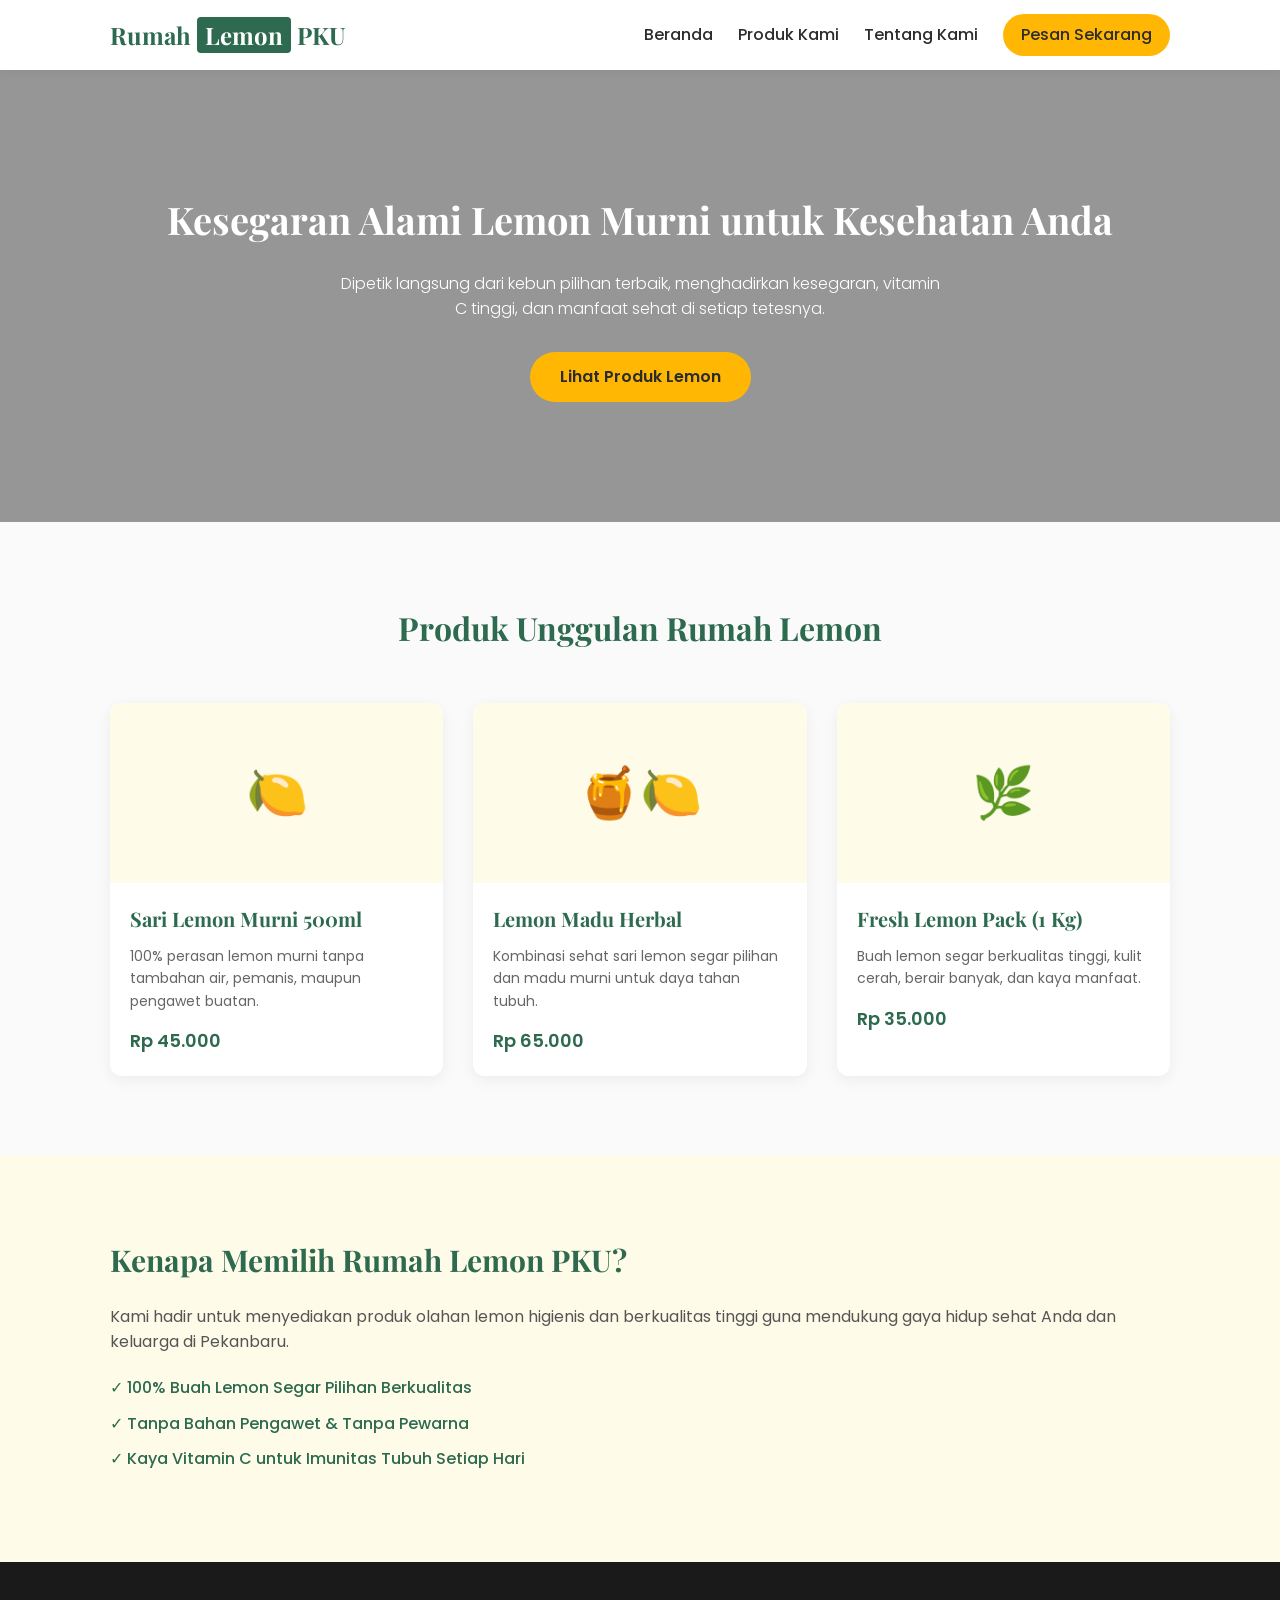
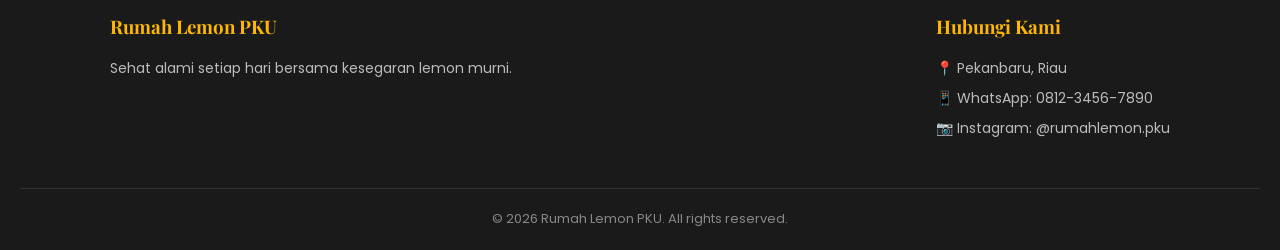
<file: index.html>
<!DOCTYPE html>
<html lang="id">
<head>
    <meta charset="UTF-8">
    <meta name="viewport" content="width=device-width, initial-scale=1.0">
    <title>Rumah Lemon PKU | Segar, Sehat, & Alami dari Pekanbaru</title>
    <link rel="stylesheet" href="style.css">
    <!-- Google Fonts -->
    <link href="https://fonts.googleapis.com/css2?family=Playfair+Display:wght@600;700&family=Poppins:wght@300;400;500;600&display=swap" rel="stylesheet">
</head>
<body>

    <!-- Header / Navbar -->
    <header class="navbar">
        <div class="container nav-container">
            <div class="logo">Rumah <span>Lemon</span> PKU</div>
            <nav class="nav-links">
                <a href="#home">Beranda</a>
                <a href="#products">Produk Kami</a>
                <a href="#about">Tentang Kami</a>
                <a href="#contact" class="btn-nav">Pesan Sekarang</a>
            </nav>
        </div>
    </header>

    <!-- Hero Section -->
    <section id="home" class="hero">
        <div class="container hero-content">
            <h1>Kesegaran Alami Lemon Murni untuk Kesehatan Anda</h1>
            <p>Dipetik langsung dari kebun pilihan terbaik, menghadirkan kesegaran, vitamin C tinggi, dan manfaat sehat di setiap tetesnya.</p>
            <a href="#products" class="btn-primary">Lihat Produk Lemon</a>
        </div>
    </section>

    <!-- Products Section -->
    <section id="products" class="container section">
        <h2 class="section-title">Produk Unggulan Rumah Lemon</h2>
        <div class="product-grid">
            <div class="product-card">
                <div class="product-img">🍋</div>
                <div class="product-info">
                    <h3>Sari Lemon Murni 500ml</h3>
                    <p>100% perasan lemon murni tanpa tambahan air, pemanis, maupun pengawet buatan.</p>
                    <span class="price">Rp 45.000</span>
                </div>
            </div>
            <div class="product-card">
                <div class="product-img">🍯🍋</div>
                <div class="product-info">
                    <h3>Lemon Madu Herbal</h3>
                    <p>Kombinasi sehat sari lemon segar pilihan dan madu murni untuk daya tahan tubuh.</p>
                    <span class="price">Rp 65.000</span>
                </div>
            </div>
            <div class="product-card">
                <div class="product-img">🌿</div>
                <div class="product-info">
                    <h3>Fresh Lemon Pack (1 Kg)</h3>
                    <p>Buah lemon segar berkualitas tinggi, kulit cerah, berair banyak, dan kaya manfaat.</p>
                    <span class="price">Rp 35.000</span>
                </div>
            </div>
        </div>
    </section>

    <!-- About Section -->
    <section id="about" class="about-section">
        <div class="container about-container">
            <div class="about-text">
                <h2>Kenapa Memilih Rumah Lemon PKU?</h2>
                <p>Kami hadir untuk menyediakan produk olahan lemon higienis dan berkualitas tinggi guna mendukung gaya hidup sehat Anda dan keluarga di Pekanbaru.</p>
                <ul class="features-list">
                    <li>✓ 100% Buah Lemon Segar Pilihan Berkualitas</li>
                    <li>✓ Tanpa Bahan Pengawet & Tanpa Pewarna</li>
                    <li>✓ Kaya Vitamin C untuk Imunitas Tubuh Setiap Hari</li>
                </ul>
            </div>
        </div>
    </section>

    <!-- Footer / Contact Section -->
    <footer id="contact" class="footer">
        <div class="container footer-content">
            <div class="footer-col">
                <h3>Rumah Lemon PKU</h3>
                <p>Sehat alami setiap hari bersama kesegaran lemon murni.</p>
            </div>
            <div class="footer-col">
                <h3>Hubungi Kami</h3>
                <p>📍 Pekanbaru, Riau</p>
                <p>📱 WhatsApp: 0812-3456-7890</p>
                <p>📷 Instagram: @rumahlemon.pku</p>
            </div>
        </div>
        <div class="footer-bottom">
            <p>&copy; 2026 Rumah Lemon PKU. All rights reserved.</p>
        </div>
    </footer>

</body>
</html>
</file>
<file: style.css>
/* --- Reset & Variabel Warna (Tema Lemon Segar) --- */
* {
    margin: 0;
    padding: 0;
    box-sizing: border-box;
}

:root {
    --primary: #2D6A4F;   /* Hijau Daun Segar */
    --accent: #FFB703;    /* Kuning Lemon Cerah */
    --bg-light: #FFFBE9;  /* Kuning Pastel Sangat Lembut */
    --text-dark: #2C2C2C;
    --white: #FFFFFF;
    --transition: all 0.3s ease;
}

body {
    font-family: 'Poppins', sans-serif;
    color: var(--text-dark);
    background-color: #FAFAFA;
    line-height: 1.6;
}

h1, h2, h3 {
    font-family: 'Playfair Display', serif;
}

.container {
    max-width: 1100px;
    margin: 0 auto;
    padding: 0 20px;
}

/* --- Navbar --- */
.navbar {
    background: var(--white);
    box-shadow: 0 2px 10px rgba(0,0,0,0.05);
    position: sticky;
    top: 0;
    z-index: 100;
}

.nav-container {
    display: flex;
    justify-content: space-between;
    align-items: center;
    height: 70px;
}

.logo {
    font-family: 'Playfair Display', serif;
    font-size: 24px;
    font-weight: 700;
    color: var(--primary);
}

.logo span {
    color: var(--accent);
    background: #2D6A4F;
    padding: 2px 8px;
    border-radius: 4px;
    color: #FFF;
}

.nav-links {
    display: flex;
    align-items: center;
    gap: 25px;
}

.nav-links a {
    text-decoration: none;
    color: var(--text-dark);
    font-weight: 500;
    transition: var(--transition);
}

.nav-links a:hover {
    color: var(--primary);
}

.btn-nav {
    background-color: var(--accent);
    color: var(--text-dark) !important;
    padding: 8px 18px;
    border-radius: 25px;
    font-weight: 600;
}

.btn-nav:hover {
    background-color: #cca902;
}

/* --- Hero Section --- */
.hero {
    background: linear-gradient(rgba(0,0,0,0.4), rgba(0,0,0,0.4)), url('https://images.unsplash.com/photo-1541832676-9b763b0239ab?auto=format&fit=crop&w=1200&q=80') no-repeat center center/cover;
    color: var(--white);
    text-align: center;
    padding: 120px 20px;
}

.hero-content h1 {
    font-size: 38px;
    margin-bottom: 20px;
}

.hero-content p {
    font-size: 16px;
    max-width: 600px;
    margin: 0 auto 30px;
    font-weight: 300;
}

.btn-primary {
    display: inline-block;
    background-color: var(--accent);
    color: var(--text-dark);
    padding: 12px 30px;
    border-radius: 30px;
    text-decoration: none;
    font-weight: 600;
    transition: var(--transition);
}

.btn-primary:hover {
    background-color: #cca902;
}

/* --- Products Section --- */
.section {
    padding: 80px 20px;
}

.section-title {
    text-align: center;
    font-size: 32px;
    margin-bottom: 50px;
    color: var(--primary);
}

.product-grid {
    display: grid;
    grid-template-columns: repeat(auto-fit, minmax(300px, 1fr));
    gap: 30px;
}

.product-card {
    background: var(--white);
    border-radius: 12px;
    overflow: hidden;
    box-shadow: 0 4px 15px rgba(0,0,0,0.06);
    transition: var(--transition);
}

.product-card:hover {
    transform: translateY(-5px);
    box-shadow: 0 8px 25px rgba(0,0,0,0.1);
}

.product-img {
    height: 180px;
    background-color: var(--bg-light);
    display: flex;
    align-items: center;
    justify-content: center;
    font-size: 50px;
}

.product-info {
    padding: 20px;
}

.product-info h3 {
    font-size: 20px;
    margin-bottom: 10px;
    color: var(--primary);
}

.product-info p {
    font-size: 14px;
    color: #666;
    margin-bottom: 15px;
}

.price {
    font-weight: 600;
    color: var(--primary);
    font-size: 18px;
}

/* --- About Section --- */
.about-section {
    background-color: var(--bg-light);
    padding: 80px 20px;
}

.about-text h2 {
    font-size: 30px;
    color: var(--primary);
    margin-bottom: 20px;
}

.about-text p {
    margin-bottom: 20px;
    color: #555;
}

.features-list {
    list-style: none;
}

.features-list li {
    margin-bottom: 10px;
    font-weight: 500;
    color: var(--primary);
}

/* --- Footer --- */
.footer {
    background-color: #1a1a1a;
    color: var(--white);
    padding: 50px 20px 20px;
}

.footer-content {
    display: flex;
    justify-content: space-between;
    flex-wrap: wrap;
    gap: 30px;
    margin-bottom: 40px;
}

.footer-col h3 {
    margin-bottom: 15px;
    color: var(--accent);
}

.footer-col p {
    color: #bbb;
    font-size: 14px;
    margin-bottom: 8px;
}

.footer-bottom {
    text-align: center;
    border-top: 1px solid #333;
    padding-top: 20px;
    font-size: 13px;
    color: #888;
}

/* --- Error Page Styles --- */
.error-body {
    background-color: var(--bg-light);
    display: flex;
    justify-content: center;
    align-items: center;
    height: 100vh;
    text-align: center;
}

.error-container {
    padding: 40px;
}

.error-icon {
    font-size: 60px;
    margin-bottom: 20px;
}

.error-container h1 {
    font-size: 28px;
    color: var(--primary);
    margin-bottom: 10px;
}

.error-container p {
    color: #666;
    margin-bottom: 25px;
    font-size: 15px;
}
</file>
